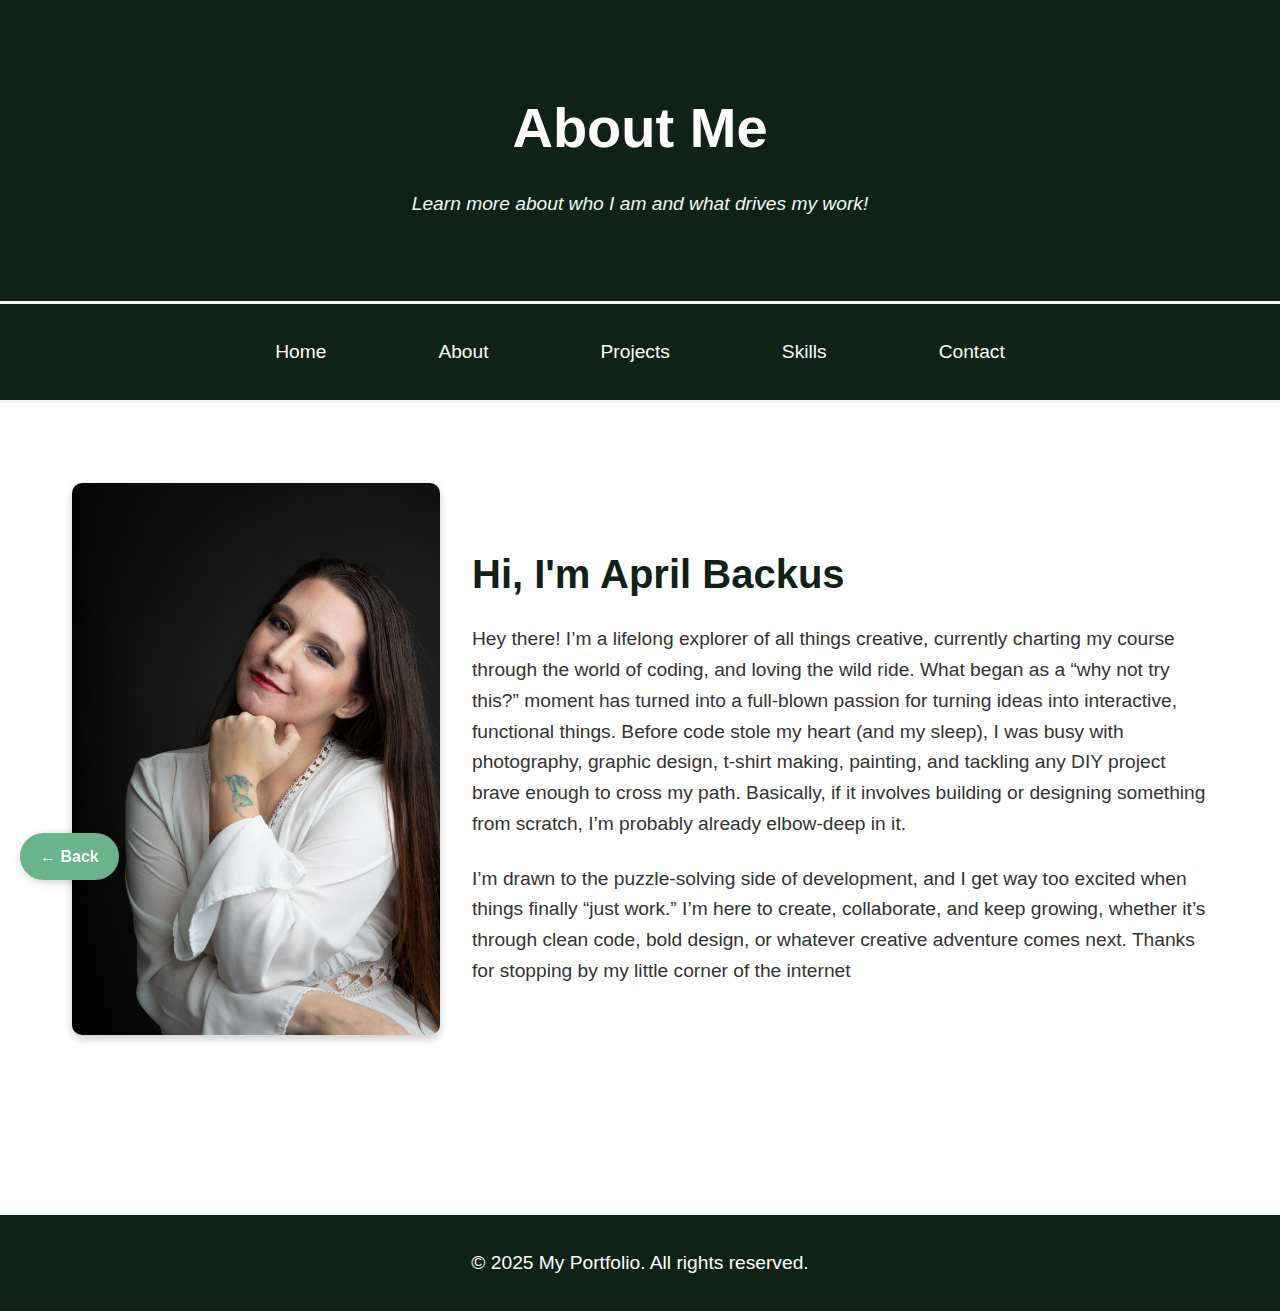
<file: about.html>
<!DOCTYPE html>
<html lang="en">

<head>
  <meta charset="UTF-8"/>
  <meta name="viewport" content="width=device-width, initial-scale=1.0"/>
  <title>April's Portfolio</title>
  <link rel="stylesheet" href="style.css"/>
</head>

<head>
    <meta charset="UTF-8">
    <meta name="viewport" content="width=device-width, initial-scale=1.0">
    <title>About Me - Portfolio</title>
    <link rel="stylesheet" href="style.css">
</head>

<body>
    
   <header>
        <h1>About Me</h1>
        <p>Learn more about who I am and what drives my work!</p>
    </header>

    <nav>
        <a href="index.html">Home</a>
        <a href="about.html">About</a>
        <a href="projects.html">Projects</a>
        <a href="skills.html">Skills</a>
        <a href="contact.html">Contact</a>
      </nav>

    <main>
        <section class="about-me">
            <div class="about-me-content">
               
                <div class="about-image">
                    <img src="assets/5DM34036.jpg" alt="Photo of Me" width="500">
                </div>

                <div class="about-text">
                    <h2>Hi, I'm April Backus</h2>
                    <p>Hey there! I’m a lifelong explorer of all things creative, currently charting my course through the world of coding, and loving the wild ride. What began as a “why not try this?” moment has turned into a full-blown passion for turning ideas into interactive, functional things. Before code stole my heart (and my sleep), I was busy with photography, graphic design, t-shirt making, painting, and tackling any DIY project brave enough to cross my path. Basically, if it involves building or designing something from scratch, I’m probably already elbow-deep in it.</p>
                    <p>I’m drawn to the puzzle-solving side of development, and I get way too excited when things finally “just work.” I’m here to create, collaborate, and keep growing, whether it’s through clean code, bold design, or whatever creative adventure comes next. Thanks for stopping by my little corner of the internet<p>
                </div>
            </div>
        </section>
    </main>

    <div class="back-button">
        <a href="index.html">← Back</a>
      </div>

    <footer>
        <p>&copy; 2025 My Portfolio. All rights reserved.</p>
    </footer>
</body>
</html>
</file>
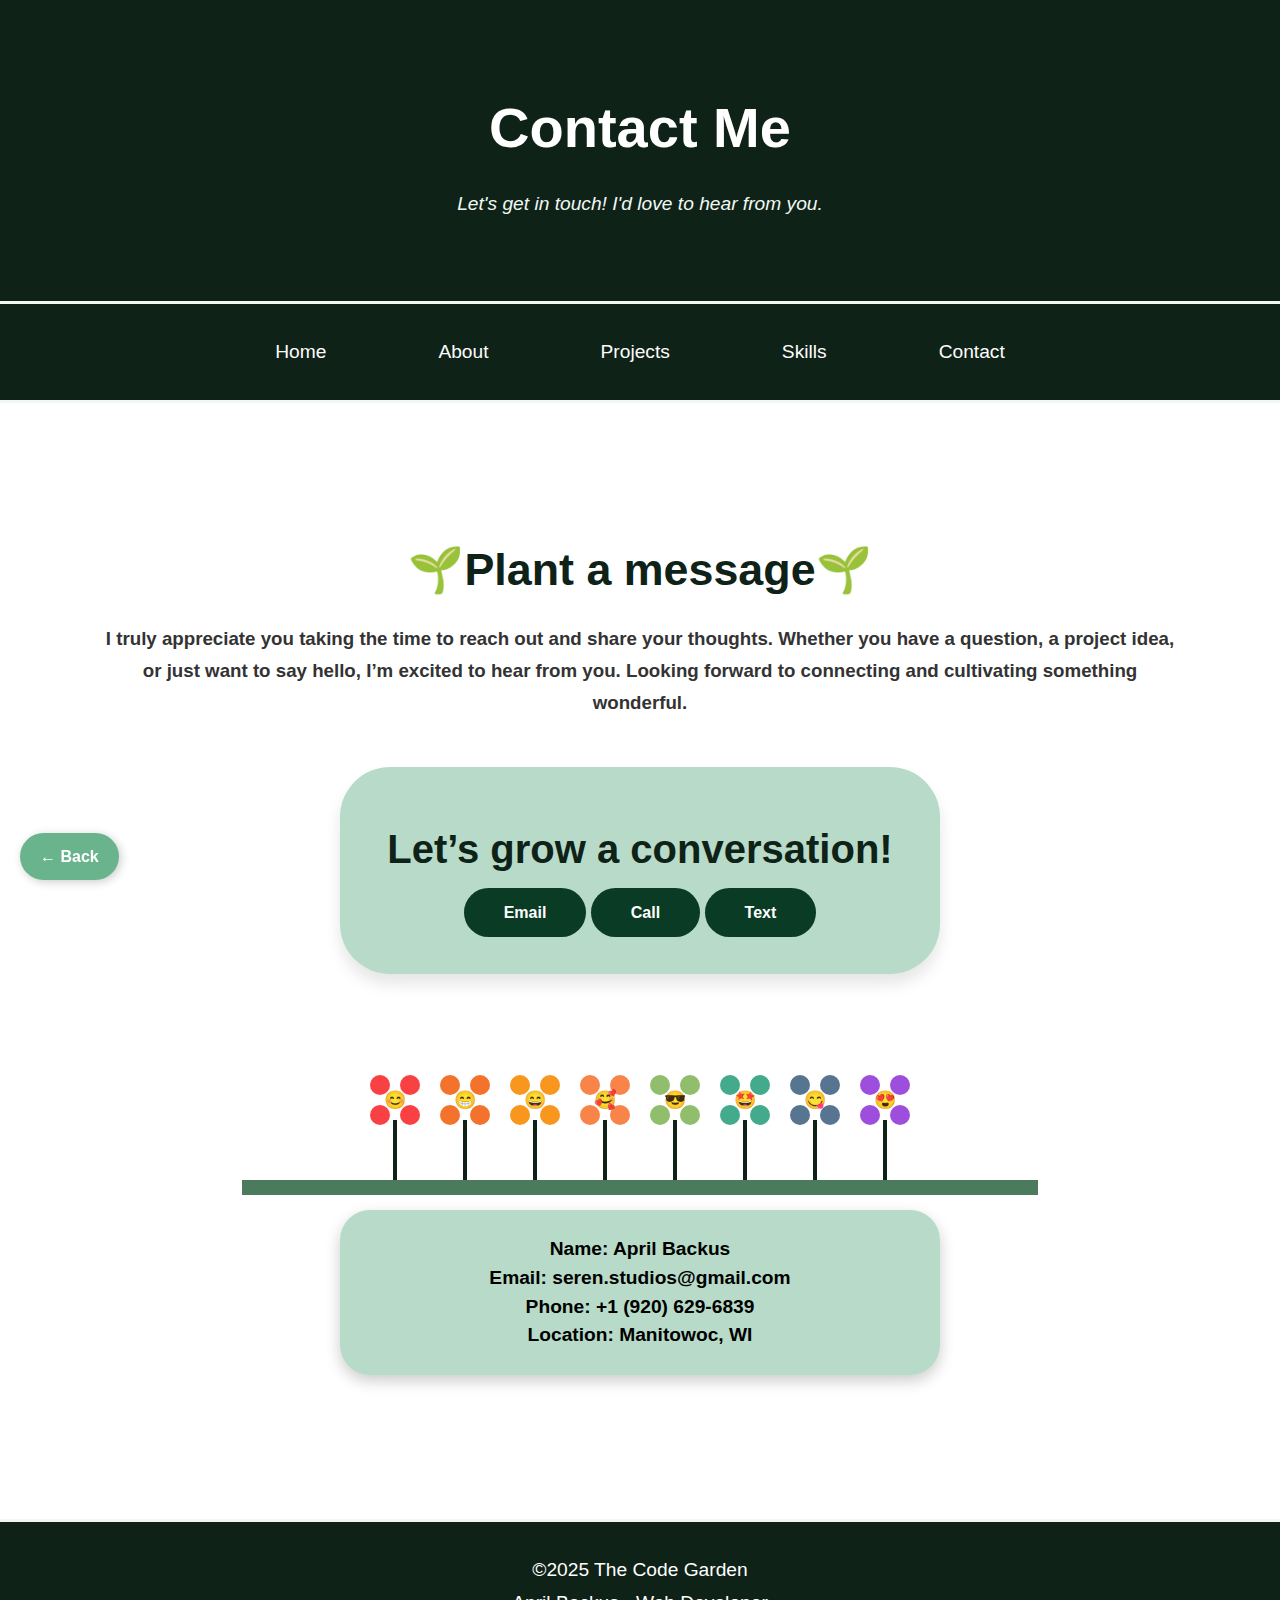
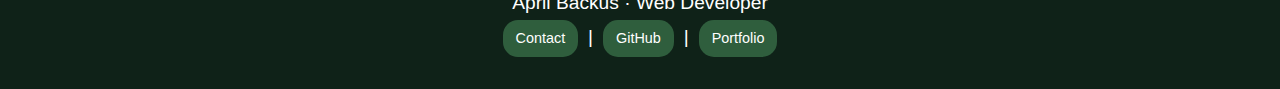
<file: contact.html>
<!DOCTYPE html>
<html lang="en">

<head>
  <meta charset="UTF-8"/>
  <meta name="viewport" content="width=device-width, initial-scale=1.0"/>
  <title>Contact Me - April's Portfolio</title>
  <link rel="stylesheet" href="style.css"/>
</head>



<body>
  <header>
    <h1>Contact Me</h1>
    <p>Let's get in touch! I'd love to hear from you.</p>
  </header>
<nav>
    <a href="index.html">Home</a>
    <a href="about.html">About</a>
    <a href="projects.html">Projects</a>
    <a href="skills.html">Skills</a>
    <a href="contact.html">Contact</a>
  </nav>
 
  <main>
    <section class="contact-section">
      <h2>🌱Plant a message🌱</h2>
      <h3>
        I truly appreciate you taking the time to reach out and share your thoughts. Whether you have a question, a project idea, or just want to say hello, I’m excited to hear from you.
        Looking forward to connecting and cultivating something wonderful.
      </h3>

      <div class="contact-bar">
        <h2>Let’s grow a conversation!</h2>
        <div class="contact-buttons">
          <a href="mailto:seren.studios@gmail.com" class="contact-btn">Email</a>
          <a href="tel:+19206296839" class="contact-btn">Call</a>
          <a href="sms:+19206296839" class="contact-btn">Text</a>
        </div>
      </div>
    </section>

    <div class="scene">

      
       <div class="flower" style="--petal-color: #f94144">
              <div class="stem"></div>
              <div class="petals">
                <div class="petal"></div>
                <div class="petal"></div>
                <div class="petal"></div>
                <div class="petal"></div>
                <div class="face">😊</div>
              </div>
            </div>
            <div class="flower" style="--petal-color: #f3722c">
              <div class="stem"></div>
              <div class="petals">
                <div class="petal"></div>
                <div class="petal"></div>
                <div class="petal"></div>
                <div class="petal"></div>
                <div class="face">😁</div>
              </div>
            </div>
            <div class="flower" style="--petal-color: #f8961e">
              <div class="stem"></div>
              <div class="petals">
                <div class="petal"></div>
                <div class="petal"></div>
                <div class="petal"></div>
                <div class="petal"></div>
                <div class="face">😄</div>
              </div>
            </div>
            <div class="flower" style="--petal-color: #f9844a">
              <div class="stem"></div>
              <div class="petals">
                <div class="petal"></div>
                <div class="petal"></div>
                <div class="petal"></div>
                <div class="petal"></div>
                <div class="face">🥰</div>
              </div>
            </div>
            <div class="flower" style="--petal-color: #90be6d">
              <div class="stem"></div>
              <div class="petals">
                <div class="petal"></div>
                <div class="petal"></div>
                <div class="petal"></div>
                <div class="petal"></div>
                <div class="face">😎</div>
              </div>
            </div>
            <div class="flower" style="--petal-color: #43aa8b">
              <div class="stem"></div>
              <div class="petals">
                <div class="petal"></div>
                <div class="petal"></div>
                <div class="petal"></div>
                <div class="petal"></div>
                <div class="face">🤩</div>
              </div>
            </div>
            <div class="flower" style="--petal-color: #577590">
              <div class="stem"></div>
              <div class="petals">
                <div class="petal"></div>
                <div class="petal"></div>
                <div class="petal"></div>
                <div class="petal"></div>
                <div class="face">😋</div>
              </div>
            </div>
            <div class="flower" style="--petal-color: #9d4edd">
              <div class="stem"></div>
              <div class="petals">
                <div class="petal"></div>
                <div class="petal"></div>
                <div class="petal"></div>
                <div class="petal"></div>
                <div class="face">😍</div>
              </div>
            </div>
            <div class="grass-line"></div>
          </div>

    </div>

    <section class="contact-info">
      <p><strong>Name:</strong> April Backus</p>
      <p><strong>Email:</strong> seren.studios@gmail.com</p>
      <p><strong>Phone:</strong> +1 (920) 629-6839</p>
      <p><strong>Location:</strong> Manitowoc, WI</p>
    </section>
  </main>

  <div class="back-button">
    <a href="index.html">← Back</a>
  </div>

  <footer>
        <p>©2025 The Code Garden <br> April Backus · Web Developer</p>
        <p>
            <a href="mailto:seren.studios@gmail.com">Contact</a> |
            <a href="https://github.com/BackusA920" target="_blank">GitHub</a> |
            <a href="https://github.com/BackusA920/portfolio" target="_blank">Portfolio</a>
        </p>
    </footer>
</body>
</html>
</file>
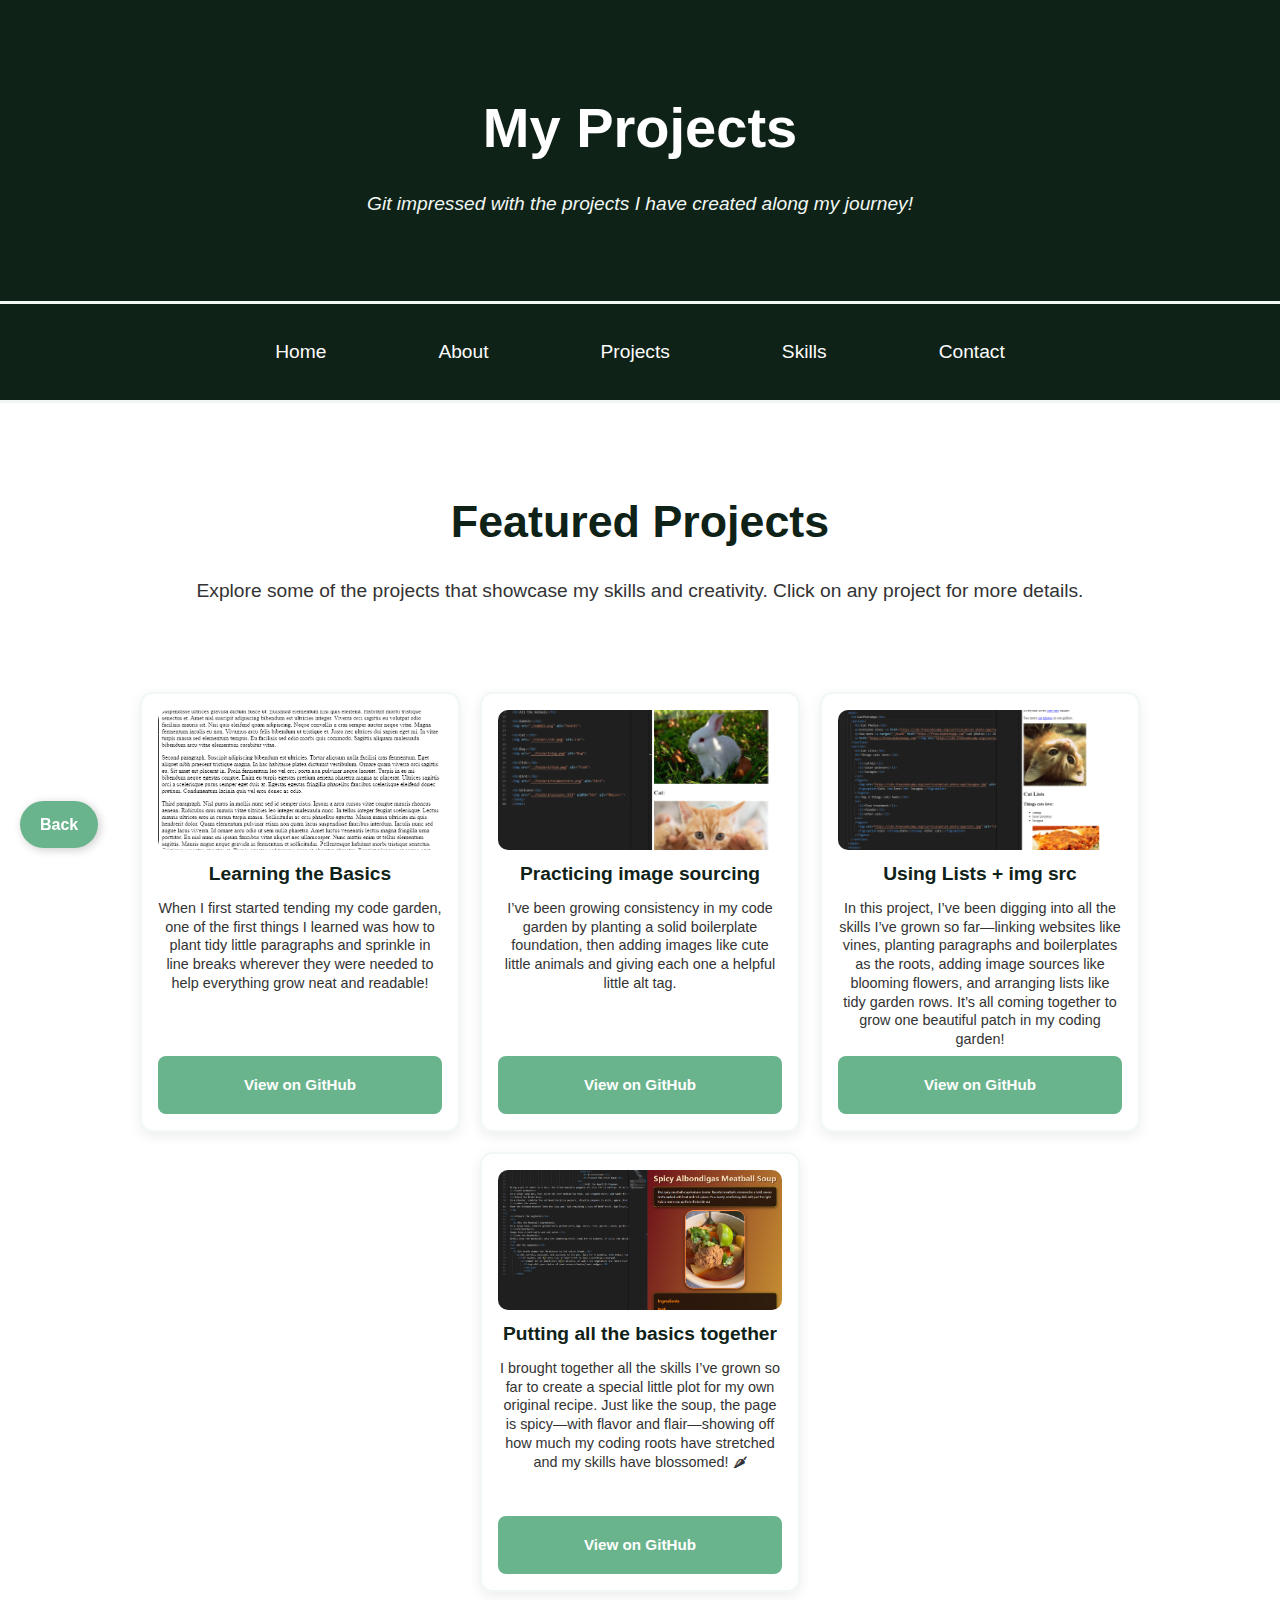
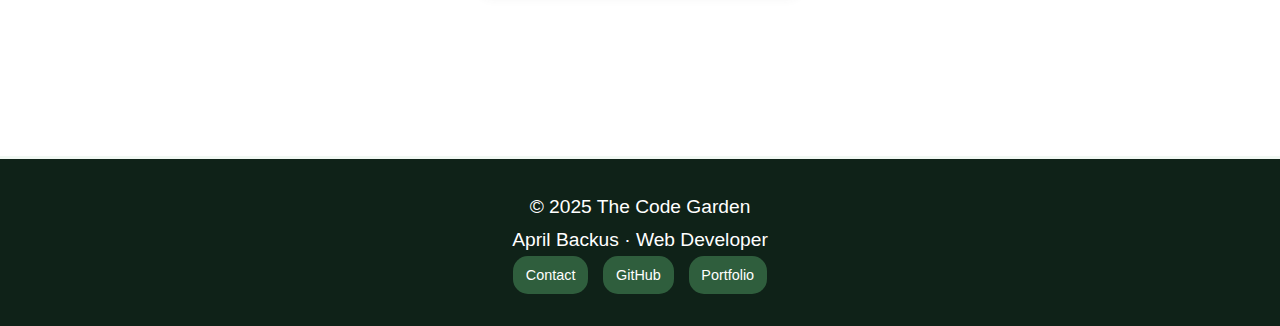
<file: projects.html>
<!DOCTYPE html>
<html lang="en">
<head>
  <meta charset="UTF-8" />
  <meta name="viewport" content="width=device-width, initial-scale=1" />
  <title>My Projects - Portfolio</title>
  <link rel="stylesheet" href="style.css" />
</head>
<body>

  <header>
    <h1>My Projects</h1>
    <p>Git impressed with the projects I have created along my journey!</p>
  </header>

     <nav>
        <a href="index.html">Home</a>
        <a href="about.html">About</a>
        <a href="projects.html">Projects</a>
        <a href="skills.html">Skills</a>
        <a href="contact.html">Contact</a>
      </nav>

  <main>
    <section class="intro">
      <h2>Featured Projects</h2>
      <p>Explore some of the projects that showcase my skills and creativity. Click on any project for more details.</p>
    </section>

    <section class="featured-projects" aria-label="Featured Projects">
      <article class="project-card" tabindex="0">
      <img src="assets/basics.png" alt="Screenshot of Learning the Basics project" />
      <h3>Learning the Basics</h3>
    <div class="card-body">
      <p>When I first started tending my code garden, one of the first things I learned was how to plant tidy little paragraphs and sprinkle in line breaks wherever they were needed to help everything grow neat and readable!</p>
      <a href="https://github.com/BackusA920/LetterHeader/blob/main/index.html" class="project-button" target="_blank" rel="noopener noreferrer">View on GitHub</a>
    </div>
  </article>

  <article class="project-card" tabindex="0">
    <img src="assets/cat.png" alt="Image of a cat for image sourcing project" />
    <h3>Practicing image sourcing</h3>
    <div class="card-body">
      <p>I’ve been growing consistency in my code garden by planting a solid boilerplate foundation, then adding images like cute little animals and giving each one a helpful little alt tag.</p>
      <a href="https://github.com/yourusername/practicing-image-sourcing" class="project-button" target="_blank" rel="noopener noreferrer">View on GitHub</a>
    </div>
  </article>

  <article class="project-card" tabindex="0">
    <img src="assets/ListCat.png" alt="Screenshot of list and image source project"/>
    <h3>Using Lists + img src</h3>
    <div class="card-body">
      <p>In this project, I’ve been digging into all the skills I’ve grown so far—linking websites like vines, planting paragraphs and boilerplates as the roots, adding image sources like blooming flowers, and arranging lists like tidy garden rows. It’s all coming together to grow one beautiful patch in my coding garden!</p>
      <a href="https://github.com/yourusername/using-lists-img-src" class="project-button" target="_blank" rel="noopener noreferrer">View on GitHub</a>
    </div>
  </article>

  <article class="project-card" tabindex="0">
    <img src="assets/spicysoup.png" alt="Screenshot of spicy soup recipe project"/>
    <h3>Putting all the basics together</h3>
    <div class="card-body">
      <p>I brought together all the skills I’ve grown so far to create a special little plot for my own original recipe. Just like the soup, the page is spicy—with flavor and flair—showing off how much my coding roots have stretched and my skills have blossomed! 🌶</p>
      <a href="https://github.com/yourusername/putting-all-basics-together" class="project-button" target="_blank" rel="noopener noreferrer">View on GitHub</a>
    </div>
  </article>
</section>

  <div class="back-button" style="text-align:center; margin:2rem 0;">
    <a href="index.html" aria-label="Go back to homepage">Back</a>
  </div>
  
 </main>
  <footer>
        <p>© 2025 The Code Garden <br> April Backus · Web Developer</p>
        <p>
            <a href="mailto:seren.studios@gmail.com">Contact</a>
            <a href="https://github.com/BackusA920" target="_blank">GitHub</a>
            <a href="https://github.com/BackusA920/portfolio" target="_blank">Portfolio</a>
        </p>
  </footer>


</body>
</html>
</file>
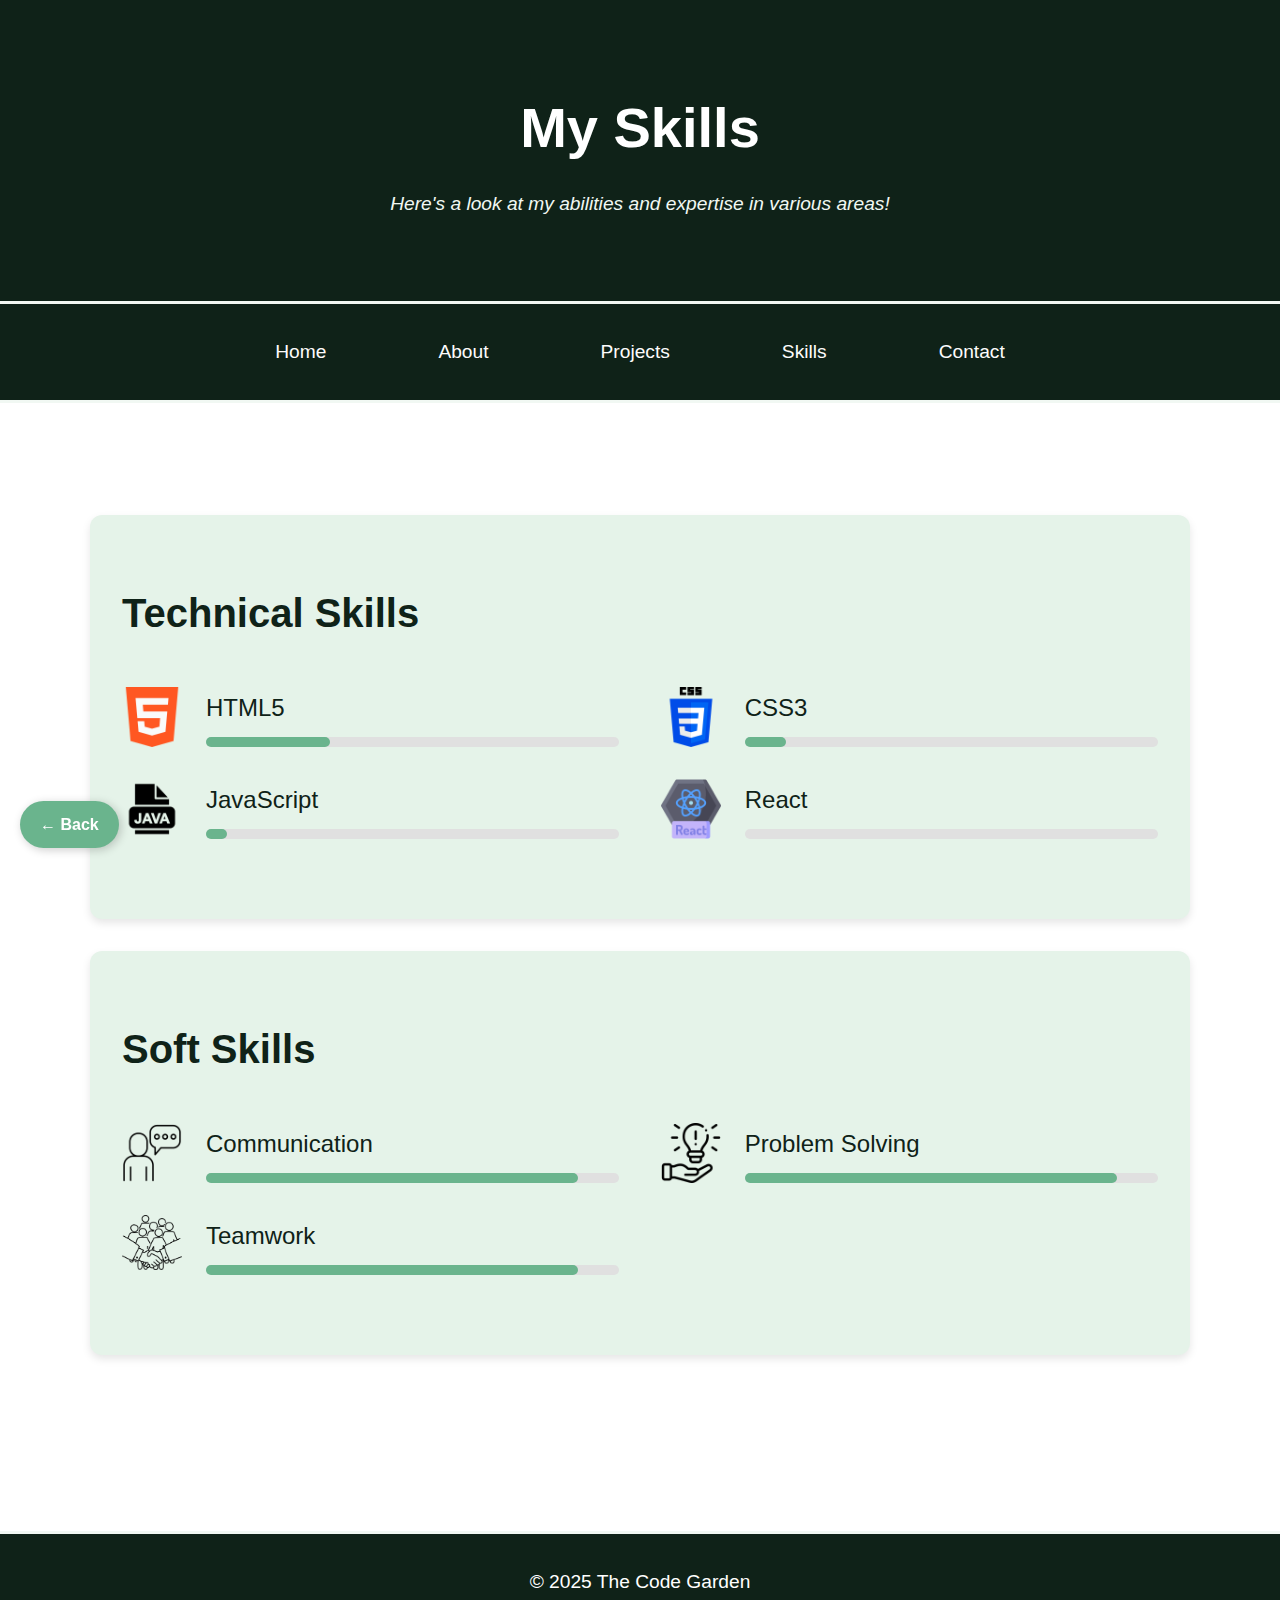
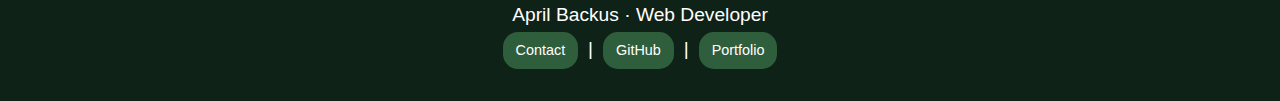
<file: skills.html>
<!DOCTYPE html>
<html lang="en">
<head>
  <meta charset="UTF-8" />
  <meta name="viewport" content="width=device-width, initial-scale=1" />
  <title>Skills - Portfolio</title>
  <link rel="stylesheet" href="style.css" />
</head>
<body>

  <header>
    <h1>My Skills</h1>
    <p>Here's a look at my abilities and expertise in various areas!</p>
  </header>

      <nav>
        <a href="index.html">Home</a>
        <a href="about.html">About</a>
        <a href="projects.html">Projects</a>
        <a href="skills.html">Skills</a>
        <a href="contact.html">Contact</a>
      </nav>

  <main>
    <section class="skills-section" aria-label="Technical Skills">
      <h2>Technical Skills</h2>

      <div class="skills-list">
        <article class="skill" tabindex="0">
          <div class="skill-icon">
            <img src="assets/html-5.png" alt="HTML5 logo" loading="lazy" />
          </div>
          <div class="skill-info">
            <h3>HTML5</h3>
            <div class="progress-bar" aria-label="Skill level: 30%">
              <div class="progress" style="width: 30%"></div>
            </div>
          </div>
        </article>

        <article class="skill" tabindex="0">
          <div class="skill-icon">
            <img src="assets/css-3.png" alt="CSS3 logo" loading="lazy" />
          </div>
          <div class="skill-info">
            <h3>CSS3</h3>
            <div class="progress-bar" aria-label="Skill level: 10%">
              <div class="progress" style="width: 10%"></div>
            </div>
          </div>
        </article>

        <article class="skill" tabindex="0">
          <div class="skill-icon">
            <img src="assets/java-script.png" alt="JavaScript logo" loading="lazy" />
          </div>
          <div class="skill-info">
            <h3>JavaScript</h3>
            <div class="progress-bar" aria-label="Skill level: 5%">
              <div class="progress" style="width: 5%"></div>
            </div>
          </div>
        </article>

        <article class="skill" tabindex="0">
          <div class="skill-icon">
            <img src="assets/react.png" alt="React logo" loading="lazy" />
          </div>
          <div class="skill-info">
            <h3>React</h3>
            <div class="progress-bar" aria-label="Skill level: 0%">
              <div class="progress" style="width: 0%"></div>
            </div>
          </div>
        </article>
      </div>
    </section>

    <section class="skills-section" aria-label="Soft Skills">
      <h2>Soft Skills</h2>

      <div class="skills-list">
        <article class="skill" tabindex="0">
          <div class="skill-icon">
            <img src="assets/person.png" alt="Communication icon" loading="lazy" />
          </div>
          <div class="skill-info">
            <h3>Communication</h3>
            <div class="progress-bar" aria-label="Skill level: 90%">
              <div class="progress" style="width: 90%"></div>
            </div>
          </div>
        </article>

        <article class="skill" tabindex="0">
          <div class="skill-icon">
            <img src="assets/problem-solving.png" alt="Problem Solving icon" loading="lazy" />
          </div>
          <div class="skill-info">
            <h3>Problem Solving</h3>
            <div class="progress-bar" aria-label="Skill level: 90%">
              <div class="progress" style="width: 90%"></div>
            </div>
          </div>
        </article>

        <article class="skill" tabindex="0">
          <div class="skill-icon">
            <img src="assets/team-4386219_1280.png" alt="Teamwork icon" loading="lazy" />
          </div>
          <div class="skill-info">
            <h3>Teamwork</h3>
            <div class="progress-bar" aria-label="Skill level: 90%">
              <div class="progress" style="width: 90%"></div>
            </div>
          </div>
        </article>
      </div>
    </section>
  </main>

  <div class="back-button" style="text-align:center; margin:2rem 0;">
    <a href="index.html" aria-label="Go back to homepage">← Back</a>
  </div>

  <footer>
        <p>© 2025 The Code Garden <br> April Backus · Web Developer</p>
        <p>
            <a href="mailto:seren.studios@gmail.com">Contact</a> |
            <a href="https://github.com/BackusA920" target="_blank">GitHub</a> |
            <a href="https://github.com/BackusA920/portfolio" target="_blank">Portfolio</a>
        </p>
  </footer>

</body>
</html>
</file>
<file: style.css>
* {
    margin: 0;
    padding: 0;
    box-sizing: border-box;
  }
  
  body {
    font-family: 'Poppins', sans-serif;
    background-color: #fff;
    color: #333;
    line-height: 1.7;
  }
  
  
  header {
    background-color: #0f2218;
    color: #fff;
    text-align: center;
    padding: 5rem 2rem;
    border-bottom: 3px solid #f1f8f3;
  }
  
  header h1 {
    font-size: 3.5rem;
    font-weight: 700;
    margin-bottom: 0.8rem;
  }
  
  header p {
    font-size: 1.2rem;
    color: #f1f8f3; 
    font-style: italic;
  }
  
  header .btn {
    background-color: #4ab48c;
    color: white;
    padding: 1rem 2.5rem;
    font-size: 1.2rem;
    font-weight: 600;
    text-decoration: none;
    border-radius: 20px; 
    box-shadow: 0 6px 10px rgba(0, 0, 0, 0.1);
    transition: background-color 0.3s, transform 0.3s;
  }
  
  header .btn:hover {
    background-color: #11992e;
    transform: scale(1.05);
  }
  
  header .btn:active {
    transform: scale(1);
  }
  
  
  nav {
    background-color: #0f2218;
    display: flex;
    flex-wrap: wrap !important;
    justify-content: center;
    padding: 1rem 0;
    border-bottom: 3px solid #f1f8f3;
  }
  
  nav a {
    color: rgb(253, 252, 252);
    text-decoration: none;
    padding: 1rem 2rem;
    font-size: 1.2rem;
    margin: 0 1.5rem;
    font-weight: 500;
    transition: background-color 0.3s, transform 0.3s;
  }
  
  nav a:hover {
    background-color: #6ab48d7c;
    transform: scale(1.1);
  }
  
  nav a:active {
    transform: scale(1);
  }
  
  
  main {
    padding: 5rem 2rem;
    max-width: 1200px;
    margin: auto;
  }
  
  .intro {
    text-align: center;
    margin-bottom: 4rem;
  }
  
  .intro h2 {
    font-size: 2.8rem;
    font-weight: 600;
    color: #0f2218;
    margin-bottom: 1rem;
  }
  
  .intro p {
    font-size: 1.2rem;
    color: #333;
    margin-bottom: 2rem;
  }
  
  
  .featured {
    text-align: center;
  }
  
  .featured h2 {
    font-size: 2.8rem;
    color: #0f2218;
    font-weight: 600;
    margin-bottom: 2.5rem;
  }
  
  .featured-projects {
    display: grid;
    grid-template-columns: repeat(auto-fill, minmax(280px, 1fr));
    gap: 2rem;
    padding: 0 2rem;
  }
  
  .project-card {
    background-color: #fff;
    padding: 2.5rem;
    border: 2px solid #f1f8f3;
    box-shadow: 0 10px 15px rgba(0, 0, 0, 0.1);
    transition: transform 0.3s, box-shadow 0.3s;
    text-align: center;
  }
  
  .project-card:hover {
    transform: translateY(-10px);
    box-shadow: 0 20px 30px rgba(0, 0, 0, 0.1);
  }
  
  .project-card img {
    width: 100%;
    height: auto;
    margin-bottom: 1.5rem;
    transition: transform 0.3s;
  }
  
  .project-card img:hover {
    transform: scale(1.05);
  }
  
  .project-card h3 {
    font-size: 1.8rem;
    margin-bottom: 1rem;
    color: #0f2218;
    font-weight: 600;
  }
  
  .project-card p {
    font-size: 1.1rem;
    color: #777;
    margin-bottom: 1.5rem;
  }
  
  .project-card a {
    display: inline-block;
    padding: 1rem 2rem;
    color: white;
    text-decoration: none;
    font-weight: 600;
    transition: background-color 0.3s, transform 0.3s;
  }
  
  .project-card a:hover {
    background-color: #51aa63;
    transform: translateY(-5px);
  }
  
  .project-card a:active {
    transform: translateY(2px);
  }
  
  
  footer {
    background-color: #0f2218;
    color: white;
    padding: 2rem 0;
    text-align: center;
    margin-top: 4rem;
    border-top: 3px solid #f1f8f3;
  }
  
  footer p {
    font-size: 1.2rem;
  }
  
  
  .contact-bar {
    background-color: #6ab48d7c;
    color: white;
    padding: 3rem 2rem;
    text-align: center;
    margin: 3rem auto;
    max-width: 600px;
    border-radius: 50px;
    box-shadow: 0 10px 15px rgba(0, 0, 0, 0.1);
  }
  
  .contact-bar h2 {
    font-size: 2.5rem;
    font-weight: 600;
    margin-bottom: 1rem;
  }
  
  .contact-bar p {
    font-size: 1.2rem;
    color: #333;
    margin-bottom: 2rem;
  }
  
  .contact-bar .contact-btn:hover {
    background-color: #093b25;
    transform: scale(1.05);
  }
  
  .contact-bar .contact-btn:active {
    transform: scale(1);
  }
 
.contact-section {
    text-align: center;
    padding: 3rem 2rem;
}

.contact-section h2 {
    font-size: 2.8rem;
    font-weight: 600;
    color: #0f2218;
    margin-bottom: 1rem;
}

.contact-section p {
    font-size: 1.2rem;
    color: #333;
    margin-bottom: 2rem;
}

.contact-form {
    max-width: 600px;
    margin: 0 auto;
    text-align: left;
}

.contact-form .form-group {
    margin-bottom: 1.5rem;
}

.contact-form label {
    display: block;
    font-size: 1.1rem;
    color: #333;
    margin-bottom: 0.5rem;
}

.contact-form input,
.contact-form textarea {
    width: 100%;
    padding: 1rem;
    font-size: 1rem;
    border: 2px solid #f1f8f3;
    border-radius: 10px;
    margin-top: 0.5rem;
}

.contact-form textarea {
    resize: vertical;
}

@media (max-width: 768px) {
    .contact-buttons {
        display: flex;
        flex-direction: column;
        gap: 1rem; 
    }

    .contact-btn {
        width: 100%;
        text-align: center;
    }
}

.contact-form button:active {
    transform: scale(1);
}
.contact-bar h2 {
    font-size: 2.5rem;
    font-weight: 600;
    margin-bottom: 1rem;
}

.contact-bar p {
    font-size: 1.2rem;
    color: #333;
    margin-bottom: 2rem;
}

.contact-bar .contact-btn {
    background-color: #093b25;
    padding: 1rem 2.5rem;
    color: white;
    text-decoration: none;
    font-weight: 600;
    border-radius: 25px;
    transition: background-color 0.3s, transform 0.3s;
}

.contact-bar .contact-btn:active {
    transform: scale(1);
}

.about-me-section {
    display: flex;
    flex-direction: row;
    align-items: center;
    justify-content: center;
    padding: 4rem 2rem;
    background-color: #f1f8f3;
    margin: 2rem auto;
    max-width: 1100px;
    border-radius: 12px;
    box-shadow: 0 4px 8px rgba(0, 0, 0, 0.1);
}

.about-me-content {
    display: flex;
    flex-direction: row;
    align-items: center;
    justify-content: center;
    width: 100%;
    gap: 2rem;
}

.about-image {
    flex: 1;
}

.about-image img {
    width: 100%;
    max-width: 300px;
    height: auto;
    border-radius: 10px;
    box-shadow: 0 4px 8px rgba(0, 0, 0, 0.2);
}

.about-text {
    flex: 2;
    max-width: 800px;
}

.about-text h2 {
    font-size: 2.5rem;
    font-weight: 600;
    color: #0f2218;
    margin-bottom: 1rem;
}

.about-text p {
    font-size: 1.2rem;
    color: #333;
    line-height: 1.6;
    margin-bottom: 1.5rem;
}


@media (max-width: 768px) {
    .about-me-content {
        flex-direction: column;
        text-align: center;
    }

    .about-image {
        margin-bottom: 2rem;
    }

    .about-text {
        width: 100%;
    }
}

.skills-section {
    padding: 4rem 2rem;
    background-color: #e5f3e9;
    margin: 2rem auto;
    max-width: 1100px;
    border-radius: 12px;
    box-shadow: 0 4px 8px rgba(0, 0, 0, 0.1);
}

.skills-section h2 {
    font-size: 2.5rem;
    font-weight: 600;
    color: #0f2218;
    margin-bottom: 1.5rem;
}

.skills-list {
    display: flex;
    flex-wrap: wrap;
    justify-content: space-between;
}

.skill {
    display: flex;
    align-items: center;
    margin: 1rem 0;
    width: 48%;
    box-sizing: border-box;
}

.skill-icon {
    width: 60px;
    height: 60px;
    margin-right: 1.5rem;
}

.skill-icon img {
    width: 100%;
    height: auto;
}

.skill-info {
    flex: 1;
}

.skill-info h3 {
    font-size: 1.5rem;
    font-weight: 500;
    color: #0f2218; 
    margin-bottom: 0.5rem;
}

.progress-bar {
    width: 100%;
    height: 10px;
    background-color: #e0e0e0;
    border-radius: 10px;
    margin-top: 0.5rem;
}

.progress {
    height: 100%;
    background-color: #6ab48d; 
    border-radius: 10px;
    transition: width 0.3s ease;
}


.progress-bar,
.progress {
    transition: all 0.5s ease;
}

.skills-list .skill:hover {
    transform: scale(1.05);
    transition: transform 0.3s;
}

.skills-list .skill:hover .progress {
    background-color: #6ab48d; 
}
.back-button {
  position: fixed;
  bottom: 20px;
  left: 20px;
  background-color: #6ab48d;
  padding: 10px 20px;
  border-radius: 30px;
  box-shadow: 2px 2px 10px rgba(0,0,0,0.2);
  z-index: 999;
}

.back-button a {
  color: #ffffff;
  text-decoration: none;
  font-weight: bold;
  font-family: "Segoe UI", sans-serif;
  transition: background-color 0.3s, color 0.3s;
}

.back-button a:hover {
  color: #b0ffb0;
}

.contact-info {
  background-color: #6ab48d7c;  
  color: rgb(0, 0, 0);                    
  font-family: 'Poppins', sans-serif;
  font-weight: 700;                
  max-width: 600px;
  margin: 30px auto 0;
  padding: 25px 35px;
  border-radius: 30px;             
  text-align: center;
  box-shadow: 0 6px 15px rgba(0, 0, 0, 0.2);
  font-size: 1.2rem;
  line-height: 1.5;
}

.scene {
  position: relative;
  display: flex;
  justify-content: center;
  align-items: flex-end;
  gap: 30px;
  margin-top: 10px;
  height: 100px;
  flex-wrap: wrap;
}

.flower {
  position: relative;
  display: flex;
  flex-direction: column-reverse;
  align-items: center;
  animation: dance 3s ease-in-out infinite;
  margin-bottom: -15px;
}

.stem {
  width: 4px;
  height: 60px;
  background-color: #0f2218;
  z-index: 1;
}

.petals {
  position: relative;
  width: 40px;
  height: 40px;
  display: flex;
  justify-content: center;
  align-items: center;
  z-index: 2;
}

.petal {
  width: 20px;
  height: 20px;
  background-color: var(--petal-color, #f9c74f);
  border-radius: 50%;
  position: absolute;
}
.petal:nth-child(1) {
  transform: translate(-15px, -15px);
}
.petal:nth-child(2) {
  transform: translate(15px, -15px);
}
.petal:nth-child(3) {
  transform: translate(-15px, 15px);
}
.petal:nth-child(4) {
  transform: translate(15px, 15px);
}

.face {
  font-size: 18px;
  z-index: 3;
}

@keyframes dance {
  0%, 100% {
    transform: rotate(0deg);
  }
  50% {
    transform: rotate(8deg);
  }
}

.grass-line {
  width: 70%;
  height: 15px;
  border-top: 15px solid #4b7a5d;
  margin-top: -200px;
  z-index: 1;
}

@media (max-width: 768px) {
  header {
    padding: 3rem 1rem;
  }
  
  header h1 {
    font-size: 2.4rem;
  }
  
  header p {
    font-size: 1rem;
  }
  
  header .btn {
    padding: 0.75rem 2rem;
    font-size: 1rem;
  }
   
  main {
    padding: 2rem 1rem;
  }
  
  .intro h2,
  .featured h2,
  .contact-section h2,
  .about-text h2,
  .skills-section h2 {
    font-size: 2rem;
  }
  
  .intro p,
  .featured p,
  .contact-section p,
  .about-text p {
    font-size: 1rem;
  }
  
  .featured-projects {
    grid-template-columns: 1fr;
    padding: 0 1rem;
  }
  
  .project-card {
    padding: 1.5rem 1rem;
  }
  
  .project-card h3 {
    font-size: 1.4rem;
  }
  
  .project-card p {
    font-size: 1rem;
  }
  
  .project-card a {
    padding: 0.8rem 1.5rem;
    font-size: 1rem;
  }
  
  .contact-bar {
    padding: 2rem 1.5rem;
    max-width: 90%;
    border-radius: 40px;
  }
  
  .contact-bar h2 {
    font-size: 2rem;
  }
  
  .contact-bar p {
    font-size: 1rem;
    color: #333;
  }
  
  .contact-bar .contact-btn {
    padding: 0.8rem 2rem;
    font-size: 1rem;
    border-radius: 20px;
  }
  
  .about-me-section {
    flex-direction: column;
    padding: 2rem 1rem;
  }
  
  .about-image {
    margin-right: 0;
    margin-bottom: 1.5rem;
    max-width: 80%;
  }
  
  .about-text {
    text-align: center;
  }
  
  .skills-section {
    padding: 2rem 1rem;
  }
  
  .skills-list {
    flex-direction: column;
  }
  
  .skill {
    width: 100%;
    margin: 0.8rem 0;
  }
  
  .skill-icon {
    width: 50px;
    height: 50px;
    margin-right: 1rem;
  }
  
  .back-button {
    bottom: 15px;
    left: 15px;
    padding: 8px 16px;
    border-radius: 25px;
  }
  
  .contact-info {
    max-width: 90%;
    padding: 20px 25px;
    font-size: 1rem;
  }
  
  
  .scene {
    gap: 15px;
  }
  
  .stem {
    height: 50px;
  }
  
  .petals {
    width: 30px;
    height: 30px;
  }
  
  .petal {
    width: 15px;
    height: 15px;
  }
  
  .face {
    font-size: 14px;
  }
  
  .grass-line {
    width: 80%;
    margin-top: -150px;
  }
}

  .about-me img {
    order: -1; 
    margin-bottom: 1.5rem;
    max-width: 100%;
    height: auto;
  }

  footer a {
  background-color: rgba(103, 199, 124, 0.37);
  color: white;
  text-decoration: none;
  padding: 0.4rem 0.8rem;
  margin: 0 0.3rem;
  border-radius: 15px;
  font-weight: 500;
  font-size: 0.9rem;
  display: inline-block;
  transition: background-color 0.3s, transform 0.3s;
}

footer a:hover {
  background-color: rgba(81, 170, 99, 0.85);
  transform: scale(1.05);
}

footer a:active {
  transform: scale(1);
}

@media (max-width: 768px) {
  .face {
    font-size: 25px; 
  }
}

.sprouting-section a {
  background-color: transparent !important;
}

.featured-projects {
  display: flex;
  flex-wrap: wrap;
  gap: 20px;
  justify-content: center;
  padding: 20px;
  box-sizing: border-box;
}


.project-card {
  display: flex;
  flex-direction: column;
  background: #ffffff5e;
  border-radius: 12px;
  box-shadow: 0 4px 12px rgba(77, 76, 76, 0.1);
  width: 100%;
  max-width: 320px;
  padding: 16px;
  box-sizing: border-box;

  
  height: 440px;

  
  overflow: hidden;
}

.project-card img {
  width: 100%;
  height: 140px;
  object-fit: cover;
  border-radius: 10px;
  margin-bottom: 12px;
}


.project-card h3 {
  margin: 0 0 12px;
  font-size: 1.2rem;
  line-height: 1.3;
  color: #0f2218;
}


.card-body {
  display: flex;
  flex-direction: column;
  justify-content: space-between;
  flex-grow: 1;
  overflow: hidden;
}


.card-body p {
  margin: 0 0 12px;
  font-size: 0.9rem;
  line-height: 1.3;
  color: #333;
  max-height: 90px;
  text-overflow: ellipsis;
}


.project-button {
  background-color: #6ab48d !important;
  color: white;
  text-decoration: none;
  padding: 10px 16px;
  font-weight: 600;
  border-radius: 8px;
  text-align: center;
  font-size: 0.95rem;
  transition: background-color 0.3s ease;
  flex-shrink: 0;
}

.project-button:hover,
.project-button:focus {
  background-color: #6ab48d;
  outline: none;
}


@media (max-width: 720px) {
  .featured-projects {
    flex-direction: column;
    align-items: center;
  }

  .project-card {
    max-width: 90vw;
    height: auto; 
  }

  .card-body p {
    max-height: none; 
  }
}
</file>
